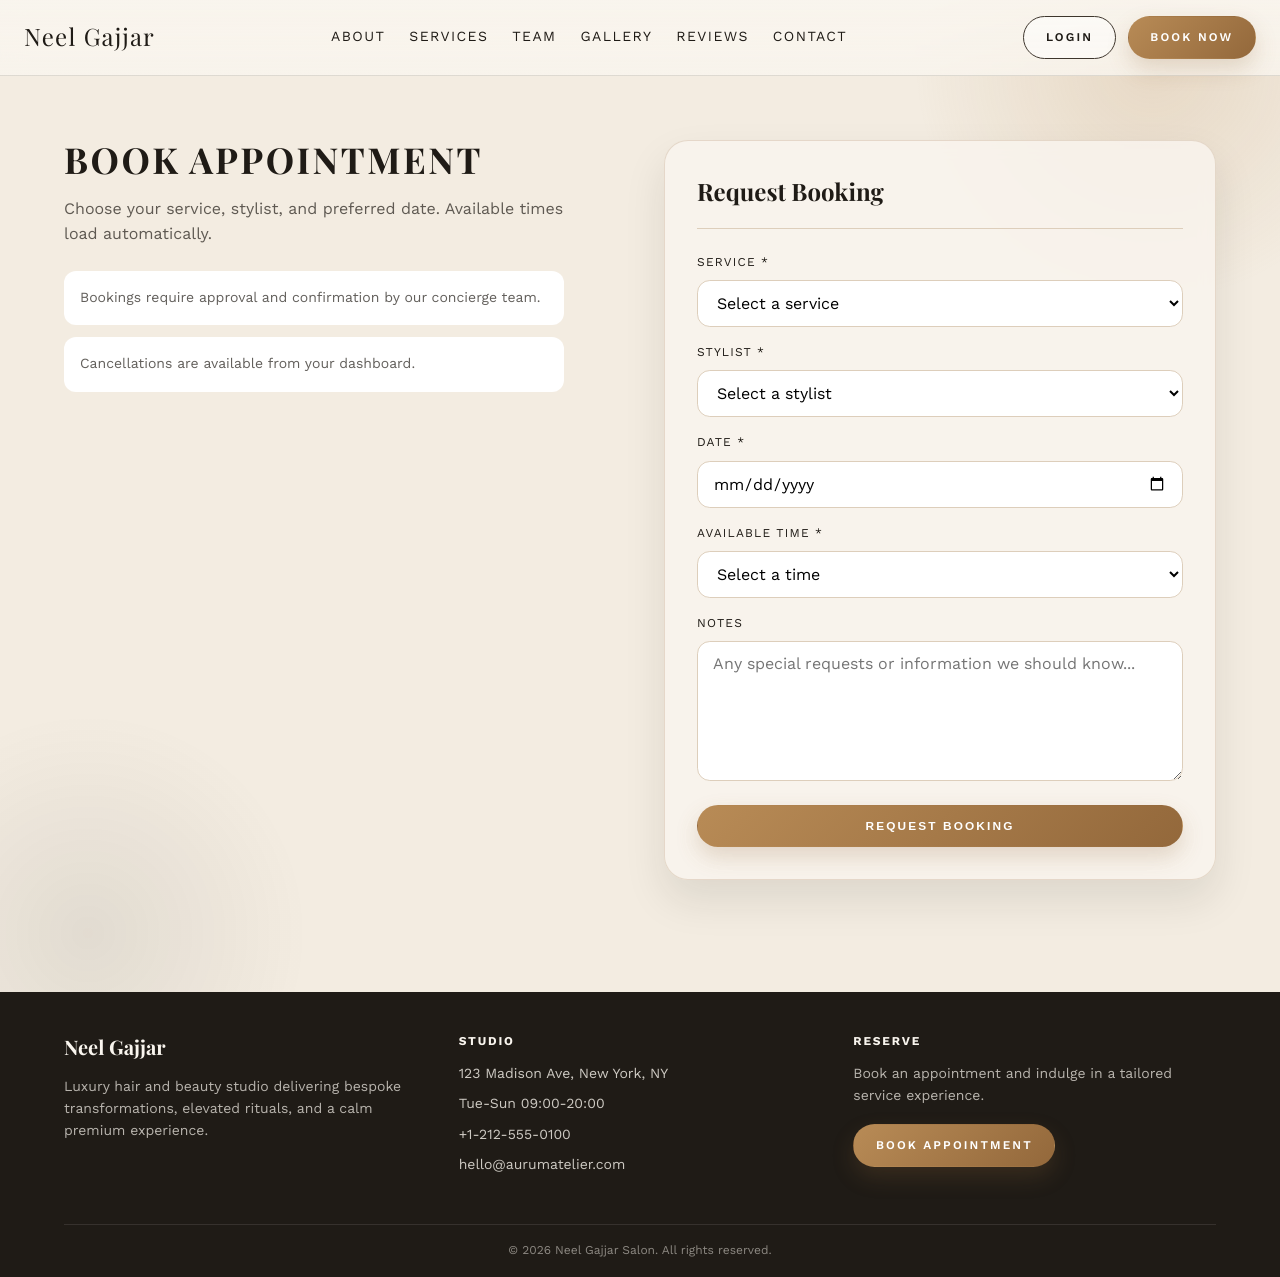
<file: book.html>
<!DOCTYPE html>
<html lang="en">
<head>
    <meta charset="UTF-8">
    <meta name="viewport" content="width=device-width, initial-scale=1.0">
    <title>Book Appointment | Neel Gajjar Salon</title>
    <meta name="description" content="Request a salon appointment at Neel Gajjar in New York. Choose a service, stylist, and available time.">
    <meta name="robots" content="noindex,nofollow">
    <link rel="canonical" href="https://aurumatelier.com/book/">
    <meta property="og:type" content="website">
    <meta property="og:title" content="Book Appointment | Neel Gajjar">
    <meta property="og:description" content="Request a salon appointment. Choose a service, stylist, and available time.">
    <meta property="og:url" content="https://aurumatelier.com/book/">
    <meta property="og:image" content="https://aurumatelier.com/static/img/og-default.svg">
    <link rel="preconnect" href="https://fonts.googleapis.com">
    <link rel="preconnect" href="https://fonts.gstatic.com" crossorigin>
    <link href="https://fonts.googleapis.com/css2?family=Playfair+Display:wght@400;600;700&family=Work+Sans:wght@300;400;500;600&display=swap" rel="stylesheet">
    <link rel="stylesheet" href="css/styles.css">
</head>
<body class="bg-sand text-ink font-sans">
    <div class="site-shell min-h-screen flex flex-col">
        <div class="site-orb site-orb-a"></div>
        <div class="site-orb site-orb-b"></div>
        
        <!-- Header -->
        <header class="site-header">
            <div class="header-inner">
                <a href="index.html" class="logo">Neel Gajjar</a>
                <nav class="nav-desktop">
                    <a href="about.html" class="nav-link">About</a>
                    <a href="services.html" class="nav-link">Services</a>
                    <a href="team.html" class="nav-link">Team</a>
                    <a href="gallery.html" class="nav-link">Gallery</a>
                    <a href="reviews.html" class="nav-link">Reviews</a>
                    <a href="contact.html" class="nav-link">Contact</a>
                </nav>
                <div class="header-actions">
                    <a href="login.html" class="btn-outline">Login</a>
                    <a href="book.html" class="btn-solid">Book Now</a>
                </div>
                <button type="button" class="mobile-menu-toggle" aria-label="Toggle navigation">
                    <span></span>
                    <span></span>
                    <span></span>
                </button>
            </div>
            <div class="mobile-menu">
                <nav class="mobile-nav">
                    <a href="about.html" class="nav-link">About</a>
                    <a href="services.html" class="nav-link">Services</a>
                    <a href="team.html" class="nav-link">Team</a>
                    <a href="gallery.html" class="nav-link">Gallery</a>
                    <a href="reviews.html" class="nav-link">Reviews</a>
                    <a href="contact.html" class="nav-link">Contact</a>
                </nav>
                <div class="mobile-auth">
                    <a href="login.html" class="btn-outline" style="text-align: center;">Login</a>
                    <a href="book.html" class="btn-solid" style="text-align: center;">Book Now</a>
                </div>
            </div>
        </header>

        <main class="flex-1">
            <!-- Booking Section -->
            <section class="section">
                <div class="container">
                    <div class="contact-grid">
                        <div class="booking-info">
                            <h1 class="page-title">Book Appointment</h1>
                            <p>Choose your service, stylist, and preferred date. Available times load automatically.</p>
                            <div class="booking-notes">
                                <div class="booking-note">Bookings require approval and confirmation by our concierge team.</div>
                                <div class="booking-note">Cancellations are available from your dashboard.</div>
                            </div>
                        </div>
                        <div class="glass-card">
                            <h3 class="font-display" style="font-size: 1.5rem; margin-bottom: 1.5rem;">Request Booking</h3>
                            <form id="booking-form">
                                <div class="form-group">
                                    <label class="form-label" for="service">Service *</label>
                                    <select id="service" name="service" class="form-select" required>
                                        <option value="">Select a service</option>
                                        <option value="signature-cut">Signature Cut & Style - $125</option>
                                        <option value="express-trim">Express Trim - $55</option>
                                        <option value="mens-cut">Men's Cut - $75</option>
                                        <option value="balayage">Balayage - $285</option>
                                        <option value="full-color">Full Color - $145</option>
                                        <option value="highlights-partial">Highlights (Partial) - $165</option>
                                        <option value="highlights-full">Highlights (Full) - $245</option>
                                        <option value="keratin">Keratin Treatment - $350</option>
                                        <option value="scalp-revitalize">Scalp Revitalize - $85</option>
                                        <option value="deep-conditioning">Deep Conditioning - $45</option>
                                        <option value="bridal-trial">Bridal Trial - $125</option>
                                        <option value="bridal-dayof">Bridal Day-Of - $250</option>
                                        <option value="special-event">Special Event - $95</option>
                                    </select>
                                </div>
                                <div class="form-group">
                                    <label class="form-label" for="staff">Stylist *</label>
                                    <select id="staff" name="staff" class="form-select" required>
                                        <option value="">Select a stylist</option>
                                        <option value="isabella">Isabella Chen - Master Colorist</option>
                                        <option value="marcus">Marcus Johnson - Precision Cuts</option>
                                        <option value="sofia">Sofia Martinez - Blonde Specialist</option>
                                        <option value="elena">Elena Rossi - Bridal & Events</option>
                                        <option value="david">David Park - Texture Expert</option>
                                        <option value="rachel">Rachel Kim - Treatment Specialist</option>
                                    </select>
                                </div>
                                <div class="form-group">
                                    <label class="form-label" for="date">Date *</label>
                                    <input type="date" id="date" name="date" class="form-input" required>
                                </div>
                                <div class="form-group">
                                    <label class="form-label" for="time">Available Time *</label>
                                    <select id="time" name="time" class="form-select" required>
                                        <option value="">Select a time</option>
                                        <option value="09:00">09:00 AM</option>
                                        <option value="09:30">09:30 AM</option>
                                        <option value="10:00">10:00 AM</option>
                                        <option value="10:30">10:30 AM</option>
                                        <option value="11:00">11:00 AM</option>
                                        <option value="11:30">11:30 AM</option>
                                        <option value="12:00">12:00 PM</option>
                                        <option value="12:30">12:30 PM</option>
                                        <option value="13:00">01:00 PM</option>
                                        <option value="13:30">01:30 PM</option>
                                        <option value="14:00">02:00 PM</option>
                                        <option value="14:30">02:30 PM</option>
                                        <option value="15:00">03:00 PM</option>
                                        <option value="15:30">03:30 PM</option>
                                        <option value="16:00">04:00 PM</option>
                                        <option value="16:30">04:30 PM</option>
                                        <option value="17:00">05:00 PM</option>
                                        <option value="17:30">05:30 PM</option>
                                        <option value="18:00">06:00 PM</option>
                                        <option value="18:30">06:30 PM</option>
                                        <option value="19:00">07:00 PM</option>
                                    </select>
                                </div>
                                <div class="form-group">
                                    <label class="form-label" for="notes">Notes</label>
                                    <textarea id="notes" name="notes" class="form-textarea" placeholder="Any special requests or information we should know..."></textarea>
                                </div>
                                <button type="submit" class="btn-solid" style="width: 100%;">Request Booking</button>
                            </form>
                        </div>
                    </div>
                </div>
            </section>
        </main>

        <!-- Footer -->
        <footer class="site-footer">
            <div class="container">
                <div class="footer-grid">
                    <div class="footer-brand">
                        <h4>Neel Gajjar</h4>
                        <p>Luxury hair and beauty studio delivering bespoke transformations, elevated rituals, and a calm premium experience.</p>
                    </div>
                    <div>
                        <h5 class="footer-heading">Studio</h5>
                        <ul class="footer-links">
                            <li>123 Madison Ave, New York, NY</li>
                            <li>Tue-Sun 09:00-20:00</li>
                            <li>+1-212-555-0100</li>
                            <li>hello@aurumatelier.com</li>
                        </ul>
                    </div>
                    <div>
                        <h5 class="footer-heading">Reserve</h5>
                        <p style="font-size: 0.875rem; color: rgba(249,245,238,0.7); margin-bottom: 1rem;">Book an appointment and indulge in a tailored service experience.</p>
                        <a href="book.html" class="btn-solid">Book Appointment</a>
                    </div>
                </div>
                <div class="footer-bottom">
                    &copy; 2026 Neel Gajjar Salon. All rights reserved.
                </div>
            </div>
        </footer>
    </div>

    <script src="js/main.js"></script>
</body>
</html>
</file>
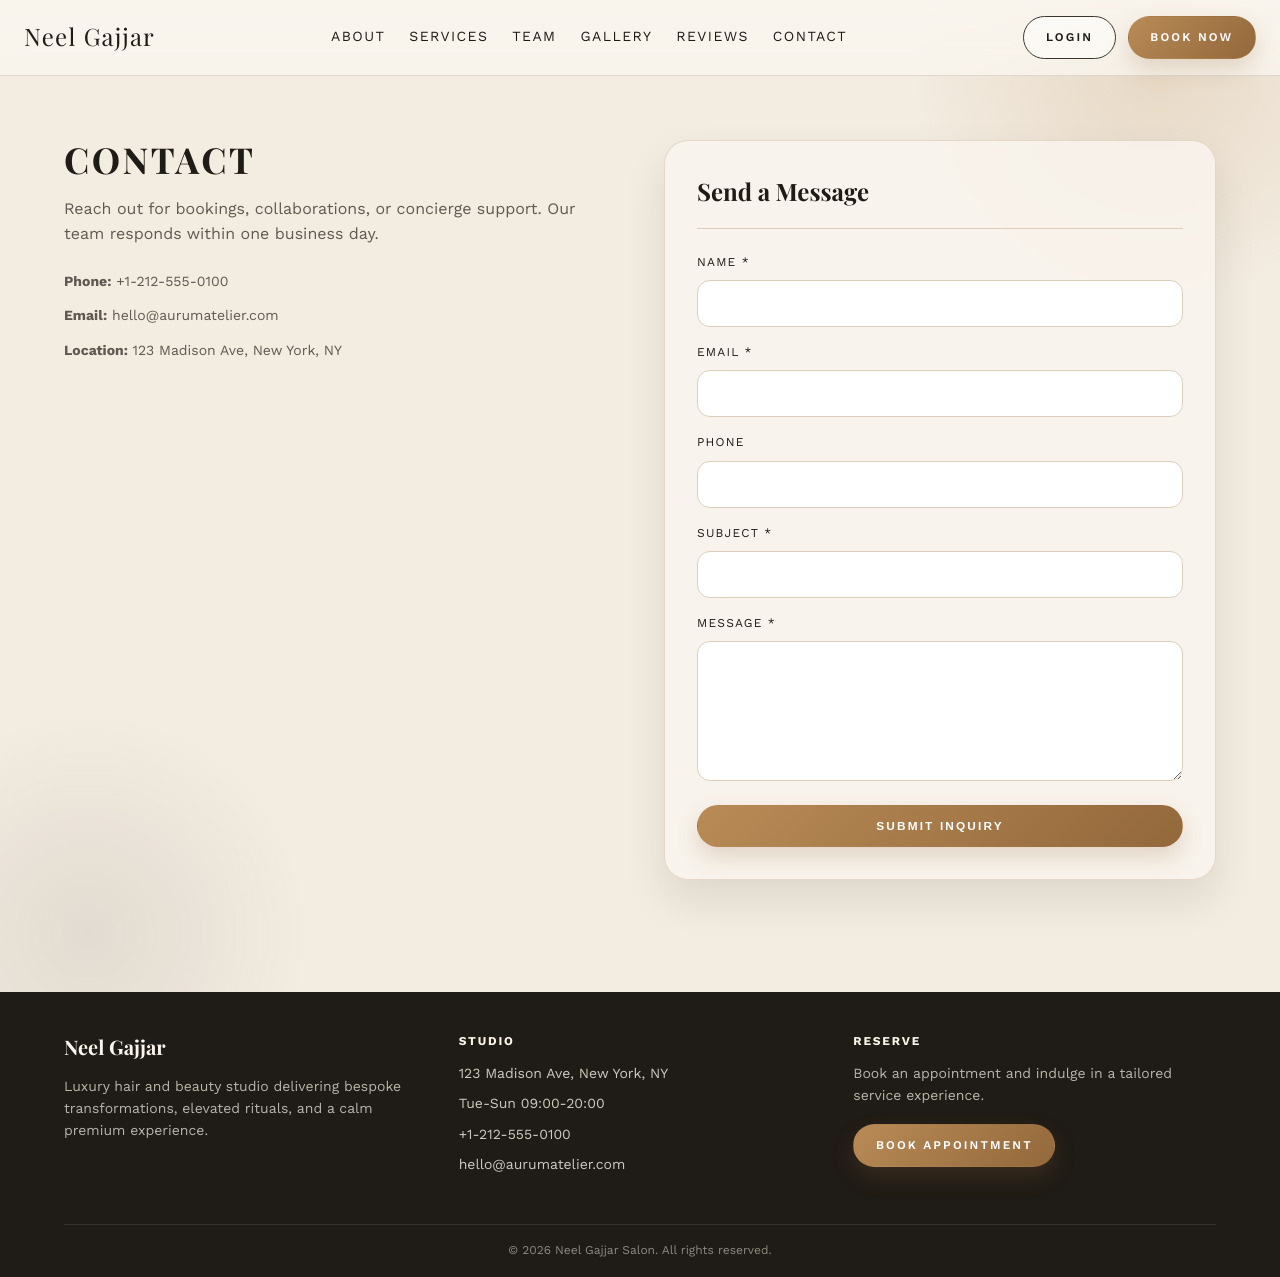
<file: contact.html>
<!DOCTYPE html>
<html lang="en">
<head>
    <meta charset="UTF-8">
    <meta name="viewport" content="width=device-width, initial-scale=1.0">
    <title>Contact | Neel Gajjar Salon in New York, NY</title>
    <meta name="description" content="Contact Neel Gajjar in New York for bookings, consultations, and concierge salon support. We respond within one business day.">
    <meta name="robots" content="index,follow">
    <link rel="canonical" href="https://aurumatelier.com/contact/">
    <meta property="og:type" content="website">
    <meta property="og:title" content="Contact | Neel Gajjar Salon">
    <meta property="og:description" content="Contact Neel Gajjar for bookings, consultations, and concierge salon support.">
    <meta property="og:url" content="https://aurumatelier.com/contact/">
    <meta property="og:image" content="https://aurumatelier.com/static/img/og-default.svg">
    <link rel="preconnect" href="https://fonts.googleapis.com">
    <link rel="preconnect" href="https://fonts.gstatic.com" crossorigin>
    <link href="https://fonts.googleapis.com/css2?family=Playfair+Display:wght@400;600;700&family=Work+Sans:wght@300;400;500;600&display=swap" rel="stylesheet">
    <link rel="stylesheet" href="css/styles.css">
</head>
<body class="bg-sand text-ink font-sans">
    <div class="site-shell min-h-screen flex flex-col">
        <div class="site-orb site-orb-a"></div>
        <div class="site-orb site-orb-b"></div>
        
        <!-- Header -->
        <header class="site-header">
            <div class="header-inner">
                <a href="index.html" class="logo">Neel Gajjar</a>
                <nav class="nav-desktop">
                    <a href="about.html" class="nav-link">About</a>
                    <a href="services.html" class="nav-link">Services</a>
                    <a href="team.html" class="nav-link">Team</a>
                    <a href="gallery.html" class="nav-link">Gallery</a>
                    <a href="reviews.html" class="nav-link">Reviews</a>
                    <a href="contact.html" class="nav-link">Contact</a>
                </nav>
                <div class="header-actions">
                    <a href="login.html" class="btn-outline">Login</a>
                    <a href="book.html" class="btn-solid">Book Now</a>
                </div>
                <button type="button" class="mobile-menu-toggle" aria-label="Toggle navigation">
                    <span></span>
                    <span></span>
                    <span></span>
                </button>
            </div>
            <div class="mobile-menu">
                <nav class="mobile-nav">
                    <a href="about.html" class="nav-link">About</a>
                    <a href="services.html" class="nav-link">Services</a>
                    <a href="team.html" class="nav-link">Team</a>
                    <a href="gallery.html" class="nav-link">Gallery</a>
                    <a href="reviews.html" class="nav-link">Reviews</a>
                    <a href="contact.html" class="nav-link">Contact</a>
                </nav>
                <div class="mobile-auth">
                    <a href="login.html" class="btn-outline" style="text-align: center;">Login</a>
                    <a href="book.html" class="btn-solid" style="text-align: center;">Book Now</a>
                </div>
            </div>
        </header>

        <main class="flex-1">
            <!-- Contact Section -->
            <section class="section">
                <div class="container">
                    <div class="contact-grid">
                        <div class="contact-info">
                            <h1 class="page-title">Contact</h1>
                            <p>Reach out for bookings, collaborations, or concierge support. Our team responds within one business day.</p>
                            <div class="contact-details">
                                <div><strong>Phone:</strong> +1-212-555-0100</div>
                                <div><strong>Email:</strong> hello@aurumatelier.com</div>
                                <div><strong>Location:</strong> 123 Madison Ave, New York, NY</div>
                            </div>
                        </div>
                        <div class="glass-card">
                            <h3 class="font-display" style="font-size: 1.5rem;">Send a Message</h3>
                            <form id="contact-form" style="margin-top: 1.5rem;">
                                <div class="form-group">
                                    <label class="form-label" for="name">Name *</label>
                                    <input type="text" id="name" name="name" class="form-input" required>
                                </div>
                                <div class="form-group">
                                    <label class="form-label" for="email">Email *</label>
                                    <input type="email" id="email" name="email" class="form-input" required>
                                </div>
                                <div class="form-group">
                                    <label class="form-label" for="phone">Phone</label>
                                    <input type="tel" id="phone" name="phone" class="form-input">
                                </div>
                                <div class="form-group">
                                    <label class="form-label" for="subject">Subject *</label>
                                    <input type="text" id="subject" name="subject" class="form-input" required>
                                </div>
                                <div class="form-group">
                                    <label class="form-label" for="message">Message *</label>
                                    <textarea id="message" name="message" class="form-textarea" required></textarea>
                                </div>
                                <button type="submit" class="btn-solid" style="width: 100%;">Submit Inquiry</button>
                            </form>
                        </div>
                    </div>
                </div>
            </section>
        </main>

        <!-- Footer -->
        <footer class="site-footer">
            <div class="container">
                <div class="footer-grid">
                    <div class="footer-brand">
                        <h4>Neel Gajjar</h4>
                        <p>Luxury hair and beauty studio delivering bespoke transformations, elevated rituals, and a calm premium experience.</p>
                    </div>
                    <div>
                        <h5 class="footer-heading">Studio</h5>
                        <ul class="footer-links">
                            <li>123 Madison Ave, New York, NY</li>
                            <li>Tue-Sun 09:00-20:00</li>
                            <li>+1-212-555-0100</li>
                            <li>hello@aurumatelier.com</li>
                        </ul>
                    </div>
                    <div>
                        <h5 class="footer-heading">Reserve</h5>
                        <p style="font-size: 0.875rem; color: rgba(249,245,238,0.7); margin-bottom: 1rem;">Book an appointment and indulge in a tailored service experience.</p>
                        <a href="book.html" class="btn-solid">Book Appointment</a>
                    </div>
                </div>
                <div class="footer-bottom">
                    &copy; 2026 Neel Gajjar Salon. All rights reserved.
                </div>
            </div>
        </footer>
    </div>

    <script src="js/main.js"></script>
</body>
</html>
</file>
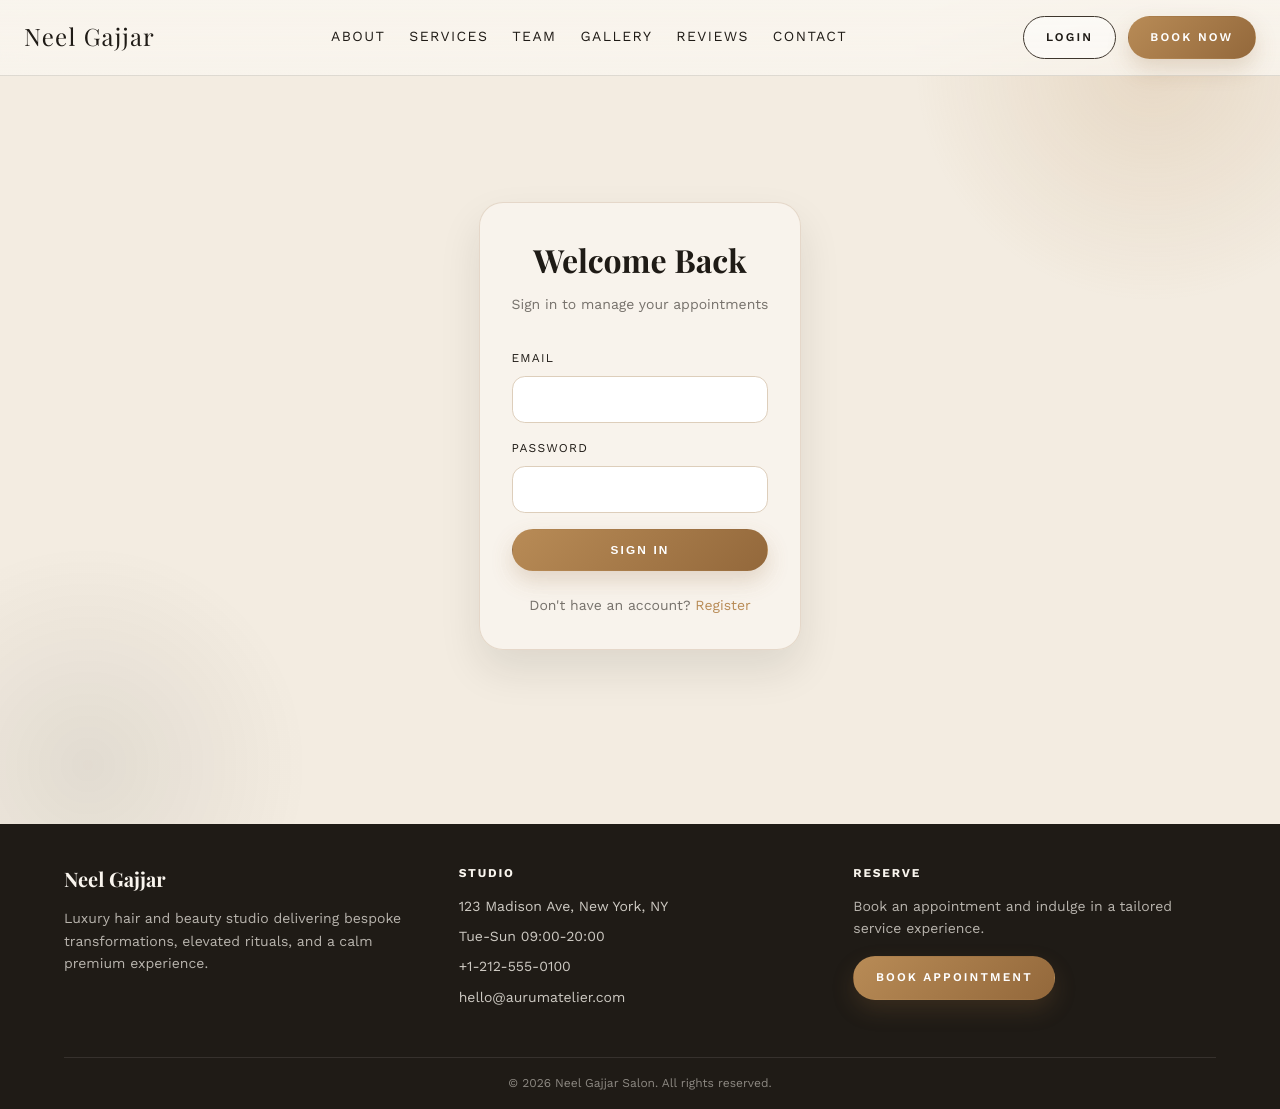
<file: login.html>
<!DOCTYPE html>
<html lang="en">
<head>
    <meta charset="UTF-8">
    <meta name="viewport" content="width=device-width, initial-scale=1.0">
    <title>Login | Neel Gajjar Salon</title>
    <meta name="robots" content="noindex,nofollow">
    <link rel="canonical" href="https://aurumatelier.com/login/">
    <link rel="preconnect" href="https://fonts.googleapis.com">
    <link rel="preconnect" href="https://fonts.gstatic.com" crossorigin>
    <link href="https://fonts.googleapis.com/css2?family=Playfair+Display:wght@400;600;700&family=Work+Sans:wght@300;400;500;600&display=swap" rel="stylesheet">
    <link rel="stylesheet" href="css/styles.css">
    <style>
        .auth-page {
            min-height: calc(100vh - 200px);
            display: flex;
            align-items: center;
            justify-content: center;
            padding: 2rem 0;
        }
        .auth-card {
            width: 100%;
            max-width: 420px;
        }
        .auth-header {
            text-align: center;
            margin-bottom: 2rem;
        }
        .auth-header h1 {
            font-family: 'Playfair Display', serif;
            font-size: 2rem;
            margin-bottom: 0.5rem;
        }
        .auth-header p {
            color: rgba(31, 27, 22, 0.6);
            font-size: 0.875rem;
        }
        .form-footer {
            text-align: center;
            margin-top: 1.5rem;
            font-size: 0.875rem;
            color: rgba(31, 27, 22, 0.6);
        }
        .form-footer a {
            color: var(--accent);
            text-decoration: none;
        }
        .form-footer a:hover {
            text-decoration: underline;
        }
    </style>
</head>
<body class="bg-sand text-ink font-sans">
    <div class="site-shell min-h-screen flex flex-col">
        <div class="site-orb site-orb-a"></div>
        <div class="site-orb site-orb-b"></div>
        
        <!-- Header -->
        <header class="site-header">
            <div class="header-inner">
                <a href="index.html" class="logo">Neel Gajjar</a>
                <nav class="nav-desktop">
                    <a href="about.html" class="nav-link">About</a>
                    <a href="services.html" class="nav-link">Services</a>
                    <a href="team.html" class="nav-link">Team</a>
                    <a href="gallery.html" class="nav-link">Gallery</a>
                    <a href="reviews.html" class="nav-link">Reviews</a>
                    <a href="contact.html" class="nav-link">Contact</a>
                </nav>
                <div class="header-actions">
                    <a href="login.html" class="btn-outline">Login</a>
                    <a href="book.html" class="btn-solid">Book Now</a>
                </div>
                <button type="button" class="mobile-menu-toggle" aria-label="Toggle navigation">
                    <span></span>
                    <span></span>
                    <span></span>
                </button>
            </div>
            <div class="mobile-menu">
                <nav class="mobile-nav">
                    <a href="about.html" class="nav-link">About</a>
                    <a href="services.html" class="nav-link">Services</a>
                    <a href="team.html" class="nav-link">Team</a>
                    <a href="gallery.html" class="nav-link">Gallery</a>
                    <a href="reviews.html" class="nav-link">Reviews</a>
                    <a href="contact.html" class="nav-link">Contact</a>
                </nav>
                <div class="mobile-auth">
                    <a href="login.html" class="btn-outline" style="text-align: center;">Login</a>
                    <a href="book.html" class="btn-solid" style="text-align: center;">Book Now</a>
                </div>
            </div>
        </header>

        <main class="flex-1">
            <!-- Login Section -->
            <section class="auth-page">
                <div class="container">
                    <div class="glass-card auth-card">
                        <div class="auth-header">
                            <h1>Welcome Back</h1>
                            <p>Sign in to manage your appointments</p>
                        </div>
                        <form id="login-form">
                            <div class="form-group">
                                <label class="form-label" for="email">Email</label>
                                <input type="email" id="email" name="email" class="form-input" required>
                            </div>
                            <div class="form-group">
                                <label class="form-label" for="password">Password</label>
                                <input type="password" id="password" name="password" class="form-input" required>
                            </div>
                            <button type="submit" class="btn-solid" style="width: 100%;">Sign In</button>
                        </form>
                        <div class="form-footer">
                            Don't have an account? <a href="register.html">Register</a>
                        </div>
                    </div>
                </div>
            </section>
        </main>

        <!-- Footer -->
        <footer class="site-footer">
            <div class="container">
                <div class="footer-grid">
                    <div class="footer-brand">
                        <h4>Neel Gajjar</h4>
                        <p>Luxury hair and beauty studio delivering bespoke transformations, elevated rituals, and a calm premium experience.</p>
                    </div>
                    <div>
                        <h5 class="footer-heading">Studio</h5>
                        <ul class="footer-links">
                            <li>123 Madison Ave, New York, NY</li>
                            <li>Tue-Sun 09:00-20:00</li>
                            <li>+1-212-555-0100</li>
                            <li>hello@aurumatelier.com</li>
                        </ul>
                    </div>
                    <div>
                        <h5 class="footer-heading">Reserve</h5>
                        <p style="font-size: 0.875rem; color: rgba(249,245,238,0.7); margin-bottom: 1rem;">Book an appointment and indulge in a tailored service experience.</p>
                        <a href="book.html" class="btn-solid">Book Appointment</a>
                    </div>
                </div>
                <div class="footer-bottom">
                    &copy; 2026 Neel Gajjar Salon. All rights reserved.
                </div>
            </div>
        </footer>
    </div>

    <script src="js/main.js"></script>
    <script>
        document.getElementById('login-form').addEventListener('submit', function(e) {
            e.preventDefault();
            alert('This is a demo site. Login functionality is disabled.');
        });
    </script>
</body>
</html>
</file>
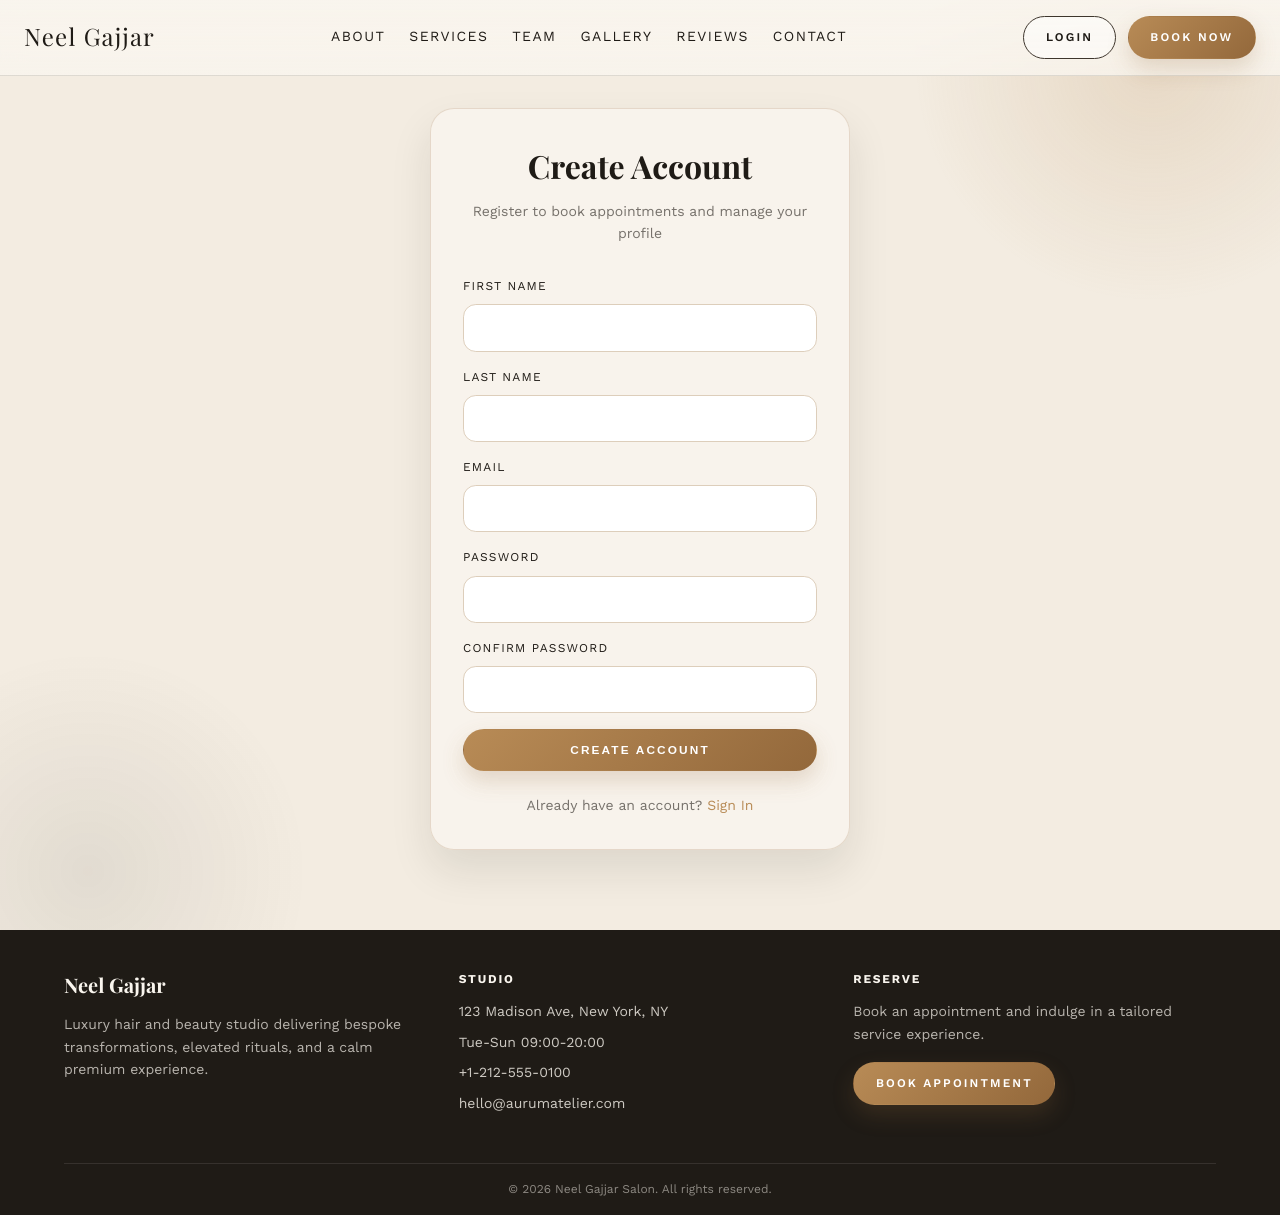
<file: register.html>
<!DOCTYPE html>
<html lang="en">
<head>
    <meta charset="UTF-8">
    <meta name="viewport" content="width=device-width, initial-scale=1.0">
    <title>Register | Neel Gajjar Salon</title>
    <meta name="robots" content="noindex,nofollow">
    <link rel="canonical" href="https://aurumatelier.com/register/">
    <link rel="preconnect" href="https://fonts.googleapis.com">
    <link rel="preconnect" href="https://fonts.gstatic.com" crossorigin>
    <link href="https://fonts.googleapis.com/css2?family=Playfair+Display:wght@400;600;700&family=Work+Sans:wght@300;400;500;600&display=swap" rel="stylesheet">
    <link rel="stylesheet" href="css/styles.css">
    <style>
        .auth-page {
            min-height: calc(100vh - 200px);
            display: flex;
            align-items: center;
            justify-content: center;
            padding: 2rem 0;
        }
        .auth-card {
            width: 100%;
            max-width: 420px;
        }
        .auth-header {
            text-align: center;
            margin-bottom: 2rem;
        }
        .auth-header h1 {
            font-family: 'Playfair Display', serif;
            font-size: 2rem;
            margin-bottom: 0.5rem;
        }
        .auth-header p {
            color: rgba(31, 27, 22, 0.6);
            font-size: 0.875rem;
        }
        .form-footer {
            text-align: center;
            margin-top: 1.5rem;
            font-size: 0.875rem;
            color: rgba(31, 27, 22, 0.6);
        }
        .form-footer a {
            color: var(--accent);
            text-decoration: none;
        }
        .form-footer a:hover {
            text-decoration: underline;
        }
    </style>
</head>
<body class="bg-sand text-ink font-sans">
    <div class="site-shell min-h-screen flex flex-col">
        <div class="site-orb site-orb-a"></div>
        <div class="site-orb site-orb-b"></div>
        
        <!-- Header -->
        <header class="site-header">
            <div class="header-inner">
                <a href="index.html" class="logo">Neel Gajjar</a>
                <nav class="nav-desktop">
                    <a href="about.html" class="nav-link">About</a>
                    <a href="services.html" class="nav-link">Services</a>
                    <a href="team.html" class="nav-link">Team</a>
                    <a href="gallery.html" class="nav-link">Gallery</a>
                    <a href="reviews.html" class="nav-link">Reviews</a>
                    <a href="contact.html" class="nav-link">Contact</a>
                </nav>
                <div class="header-actions">
                    <a href="login.html" class="btn-outline">Login</a>
                    <a href="book.html" class="btn-solid">Book Now</a>
                </div>
                <button type="button" class="mobile-menu-toggle" aria-label="Toggle navigation">
                    <span></span>
                    <span></span>
                    <span></span>
                </button>
            </div>
            <div class="mobile-menu">
                <nav class="mobile-nav">
                    <a href="about.html" class="nav-link">About</a>
                    <a href="services.html" class="nav-link">Services</a>
                    <a href="team.html" class="nav-link">Team</a>
                    <a href="gallery.html" class="nav-link">Gallery</a>
                    <a href="reviews.html" class="nav-link">Reviews</a>
                    <a href="contact.html" class="nav-link">Contact</a>
                </nav>
                <div class="mobile-auth">
                    <a href="login.html" class="btn-outline" style="text-align: center;">Login</a>
                    <a href="book.html" class="btn-solid" style="text-align: center;">Book Now</a>
                </div>
            </div>
        </header>

        <main class="flex-1">
            <!-- Register Section -->
            <section class="auth-page">
                <div class="container">
                    <div class="glass-card auth-card">
                        <div class="auth-header">
                            <h1>Create Account</h1>
                            <p>Register to book appointments and manage your profile</p>
                        </div>
                        <form id="register-form">
                            <div class="form-group">
                                <label class="form-label" for="first-name">First Name</label>
                                <input type="text" id="first-name" name="first-name" class="form-input" required>
                            </div>
                            <div class="form-group">
                                <label class="form-label" for="last-name">Last Name</label>
                                <input type="text" id="last-name" name="last-name" class="form-input" required>
                            </div>
                            <div class="form-group">
                                <label class="form-label" for="email">Email</label>
                                <input type="email" id="email" name="email" class="form-input" required>
                            </div>
                            <div class="form-group">
                                <label class="form-label" for="password">Password</label>
                                <input type="password" id="password" name="password" class="form-input" required>
                            </div>
                            <div class="form-group">
                                <label class="form-label" for="confirm-password">Confirm Password</label>
                                <input type="password" id="confirm-password" name="confirm-password" class="form-input" required>
                            </div>
                            <button type="submit" class="btn-solid" style="width: 100%;">Create Account</button>
                        </form>
                        <div class="form-footer">
                            Already have an account? <a href="login.html">Sign In</a>
                        </div>
                    </div>
                </div>
            </section>
        </main>

        <!-- Footer -->
        <footer class="site-footer">
            <div class="container">
                <div class="footer-grid">
                    <div class="footer-brand">
                        <h4>Neel Gajjar</h4>
                        <p>Luxury hair and beauty studio delivering bespoke transformations, elevated rituals, and a calm premium experience.</p>
                    </div>
                    <div>
                        <h5 class="footer-heading">Studio</h5>
                        <ul class="footer-links">
                            <li>123 Madison Ave, New York, NY</li>
                            <li>Tue-Sun 09:00-20:00</li>
                            <li>+1-212-555-0100</li>
                            <li>hello@aurumatelier.com</li>
                        </ul>
                    </div>
                    <div>
                        <h5 class="footer-heading">Reserve</h5>
                        <p style="font-size: 0.875rem; color: rgba(249,245,238,0.7); margin-bottom: 1rem;">Book an appointment and indulge in a tailored service experience.</p>
                        <a href="book.html" class="btn-solid">Book Appointment</a>
                    </div>
                </div>
                <div class="footer-bottom">
                    &copy; 2026 Neel Gajjar Salon. All rights reserved.
                </div>
            </div>
        </footer>
    </div>

    <script src="js/main.js"></script>
    <script>
        document.getElementById('register-form').addEventListener('submit', function(e) {
            e.preventDefault();
            alert('This is a demo site. Registration functionality is disabled.');
        });
    </script>
</body>
</html>
</file>
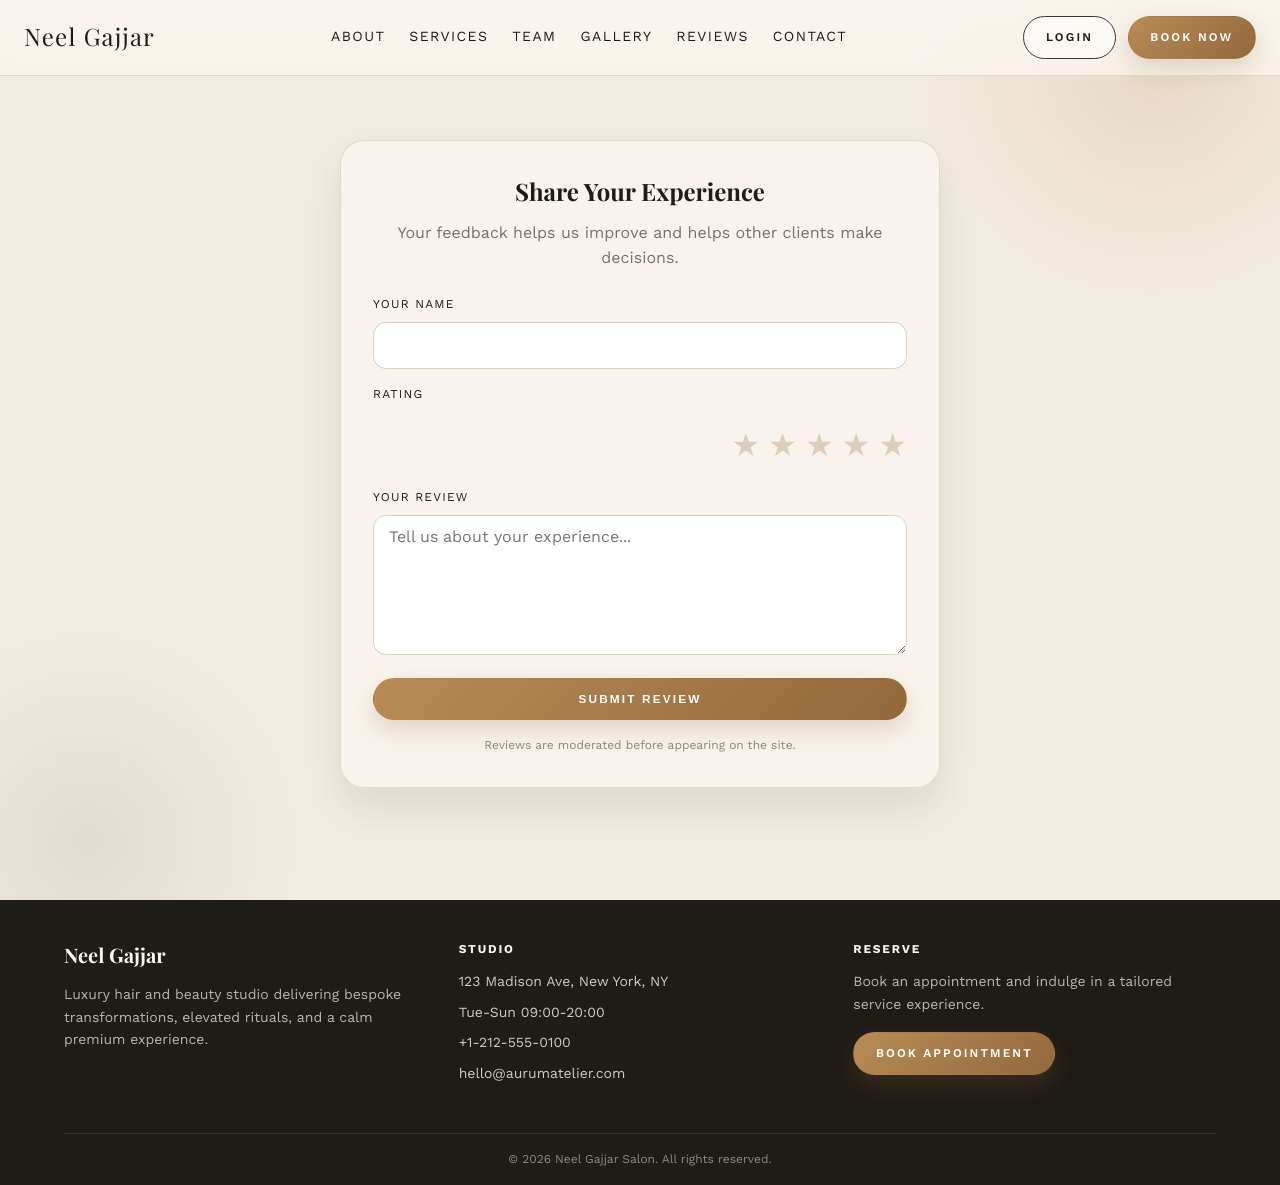
<file: review-form.html>
<!DOCTYPE html>
<html lang="en">
<head>
    <meta charset="UTF-8">
    <meta name="viewport" content="width=device-width, initial-scale=1.0">
    <title>Leave a Review | Neel Gajjar Salon</title>
    <meta name="robots" content="noindex,nofollow">
    <link rel="canonical" href="https://aurumatelier.com/reviews/new/">
    <link rel="preconnect" href="https://fonts.googleapis.com">
    <link rel="preconnect" href="https://fonts.gstatic.com" crossorigin>
    <link href="https://fonts.googleapis.com/css2?family=Playfair+Display:wght@400;600;700&family=Work+Sans:wght@300;400;500;600&display=swap" rel="stylesheet">
    <link rel="stylesheet" href="css/styles.css">
    <style>
        .review-form-section {
            padding: 4rem 0;
        }
        .rating-stars {
            display: flex;
            gap: 0.5rem;
            margin: 1rem 0;
        }
        .rating-stars input {
            display: none;
        }
        .rating-stars label {
            font-size: 2rem;
            color: var(--sand-dark);
            cursor: pointer;
            transition: color 0.2s;
        }
        .rating-stars label:hover,
        .rating-stars label:hover ~ label,
        .rating-stars input:checked ~ label {
            color: var(--accent);
        }
        .rating-stars {
            direction: rtl;
        }
        .rating-stars label {
            direction: ltr;
        }
    </style>
</head>
<body class="bg-sand text-ink font-sans">
    <div class="site-shell min-h-screen flex flex-col">
        <div class="site-orb site-orb-a"></div>
        <div class="site-orb site-orb-b"></div>
        
        <!-- Header -->
        <header class="site-header">
            <div class="header-inner">
                <a href="index.html" class="logo">Neel Gajjar</a>
                <nav class="nav-desktop">
                    <a href="about.html" class="nav-link">About</a>
                    <a href="services.html" class="nav-link">Services</a>
                    <a href="team.html" class="nav-link">Team</a>
                    <a href="gallery.html" class="nav-link">Gallery</a>
                    <a href="reviews.html" class="nav-link">Reviews</a>
                    <a href="contact.html" class="nav-link">Contact</a>
                </nav>
                <div class="header-actions">
                    <a href="login.html" class="btn-outline">Login</a>
                    <a href="book.html" class="btn-solid">Book Now</a>
                </div>
                <button type="button" class="mobile-menu-toggle" aria-label="Toggle navigation">
                    <span></span>
                    <span></span>
                    <span></span>
                </button>
            </div>
            <div class="mobile-menu">
                <nav class="mobile-nav">
                    <a href="about.html" class="nav-link">About</a>
                    <a href="services.html" class="nav-link">Services</a>
                    <a href="team.html" class="nav-link">Team</a>
                    <a href="gallery.html" class="nav-link">Gallery</a>
                    <a href="reviews.html" class="nav-link">Reviews</a>
                    <a href="contact.html" class="nav-link">Contact</a>
                </nav>
                <div class="mobile-auth">
                    <a href="login.html" class="btn-outline" style="text-align: center;">Login</a>
                    <a href="book.html" class="btn-solid" style="text-align: center;">Book Now</a>
                </div>
            </div>
        </header>

        <main class="flex-1">
            <!-- Review Form Section -->
            <section class="review-form-section">
                <div class="container">
                    <div style="max-width: 600px; margin: 0 auto;">
                        <div class="glass-card">
                            <h2 class="font-display" style="font-size: 1.5rem; text-align: center;">Share Your Experience</h2>
                            <p style="text-align: center; color: rgba(31, 27, 22, 0.6); margin-top: 0.5rem; margin-bottom: 1.5rem;">Your feedback helps us improve and helps other clients make decisions.</p>
                            
                            <form id="review-form">
                                <div class="form-group">
                                    <label class="form-label" for="name">Your Name</label>
                                    <input type="text" id="name" name="name" class="form-input" required>
                                </div>
                                <div class="form-group">
                                    <label class="form-label">Rating</label>
                                    <div class="rating-stars">
                                        <input type="radio" id="star5" name="rating" value="5" required>
                                        <label for="star5" title="5 stars">&#9733;</label>
                                        <input type="radio" id="star4" name="rating" value="4">
                                        <label for="star4" title="4 stars">&#9733;</label>
                                        <input type="radio" id="star3" name="rating" value="3">
                                        <label for="star3" title="3 stars">&#9733;</label>
                                        <input type="radio" id="star2" name="rating" value="2">
                                        <label for="star2" title="2 stars">&#9733;</label>
                                        <input type="radio" id="star1" name="rating" value="1">
                                        <label for="star1" title="1 star">&#9733;</label>
                                    </div>
                                </div>
                                <div class="form-group">
                                    <label class="form-label" for="comment">Your Review</label>
                                    <textarea id="comment" name="comment" class="form-textarea" placeholder="Tell us about your experience..." required></textarea>
                                </div>
                                <button type="submit" class="btn-solid" style="width: 100%;">Submit Review</button>
                            </form>
                            <p style="text-align: center; font-size: 0.75rem; color: rgba(31, 27, 22, 0.5); margin-top: 1rem;">Reviews are moderated before appearing on the site.</p>
                        </div>
                    </div>
                </div>
            </section>
        </main>

        <!-- Footer -->
        <footer class="site-footer">
            <div class="container">
                <div class="footer-grid">
                    <div class="footer-brand">
                        <h4>Neel Gajjar</h4>
                        <p>Luxury hair and beauty studio delivering bespoke transformations, elevated rituals, and a calm premium experience.</p>
                    </div>
                    <div>
                        <h5 class="footer-heading">Studio</h5>
                        <ul class="footer-links">
                            <li>123 Madison Ave, New York, NY</li>
                            <li>Tue-Sun 09:00-20:00</li>
                            <li>+1-212-555-0100</li>
                            <li>hello@aurumatelier.com</li>
                        </ul>
                    </div>
                    <div>
                        <h5 class="footer-heading">Reserve</h5>
                        <p style="font-size: 0.875rem; color: rgba(249,245,238,0.7); margin-bottom: 1rem;">Book an appointment and indulge in a tailored service experience.</p>
                        <a href="book.html" class="btn-solid">Book Appointment</a>
                    </div>
                </div>
                <div class="footer-bottom">
                    &copy; 2026 Neel Gajjar Salon. All rights reserved.
                </div>
            </div>
        </footer>
    </div>

    <script src="js/main.js"></script>
</body>
</html>
</file>
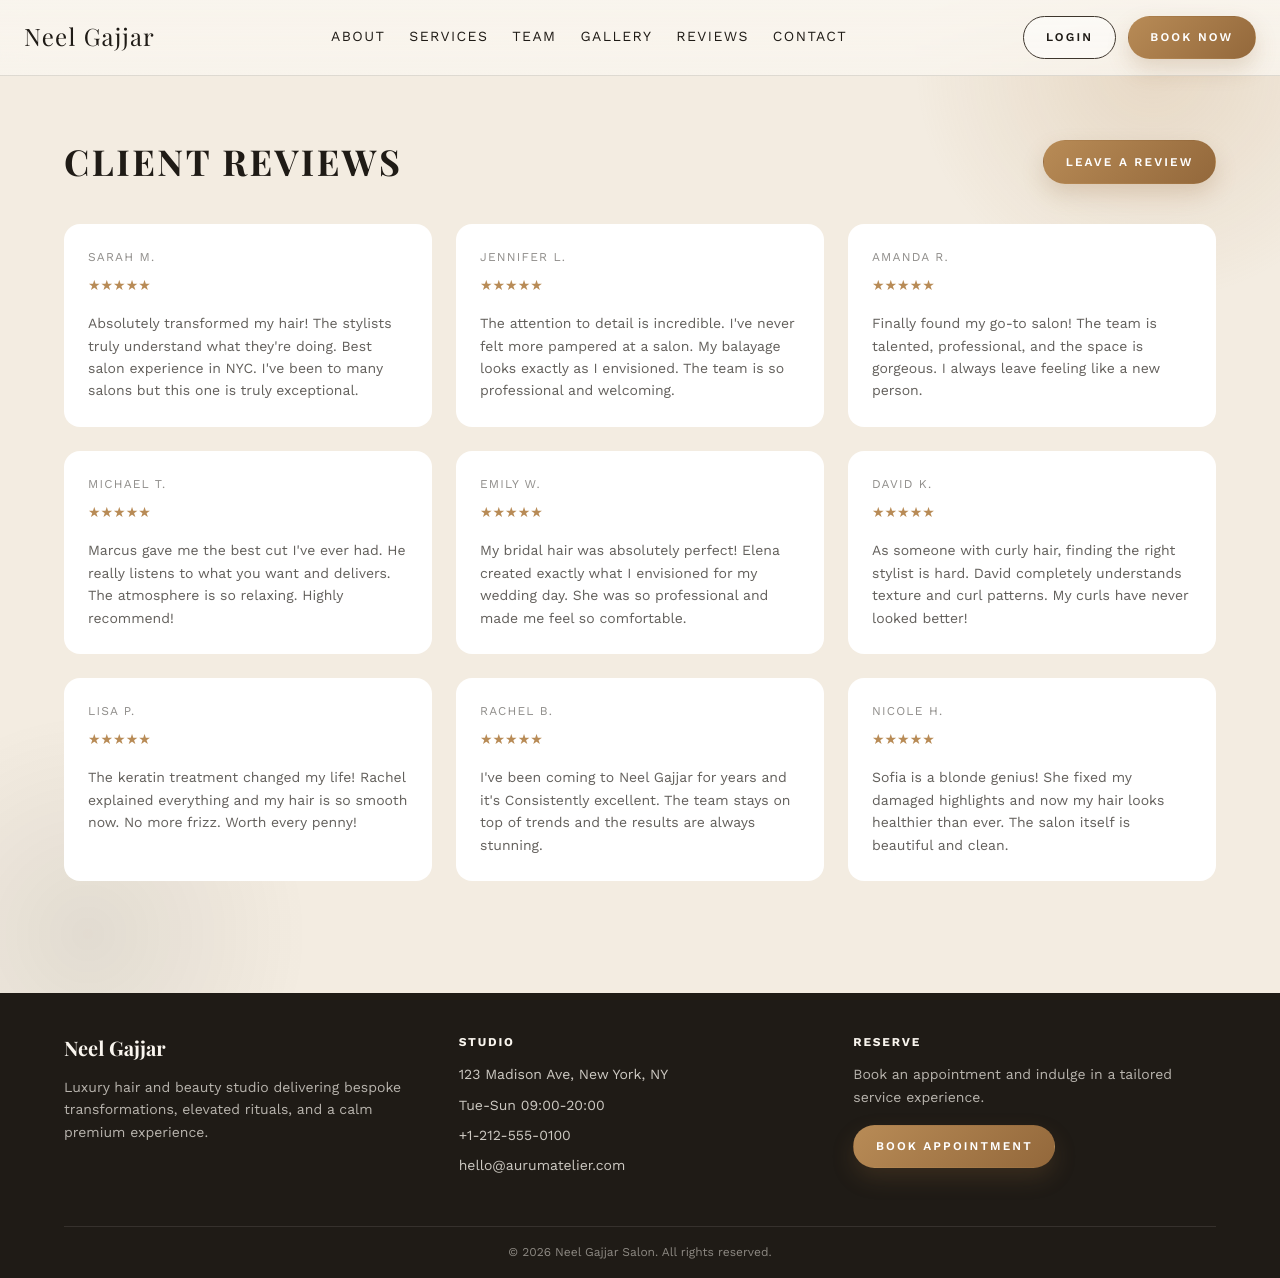
<file: reviews.html>
<!DOCTYPE html>
<html lang="en">
<head>
    <meta charset="UTF-8">
    <meta name="viewport" content="width=device-width, initial-scale=1.0">
    <title>Salon Reviews | Neel Gajjar in New York, NY</title>
    <meta name="description" content="Read client reviews for Neel Gajjar in New York. Discover guest experiences and trusted stylist results.">
    <meta name="robots" content="index,follow">
    <link rel="canonical" href="https://aurumatelier.com/reviews/">
    <meta property="og:type" content="website">
    <meta property="og:title" content="Salon Reviews | Neel Gajjar">
    <meta property="og:description" content="Read client reviews for Neel Gajjar in New York.">
    <meta property="og:url" content="https://aurumatelier.com/reviews/">
    <meta property="og:image" content="https://aurumatelier.com/static/img/og-default.svg">
    <link rel="preconnect" href="https://fonts.googleapis.com">
    <link rel="preconnect" href="https://fonts.gstatic.com" crossorigin>
    <link href="https://fonts.googleapis.com/css2?family=Playfair+Display:wght@400;600;700&family=Work+Sans:wght@300;400;500;600&display=swap" rel="stylesheet">
    <link rel="stylesheet" href="css/styles.css">
</head>
<body class="bg-sand text-ink font-sans">
    <div class="site-shell min-h-screen flex flex-col">
        <div class="site-orb site-orb-a"></div>
        <div class="site-orb site-orb-b"></div>
        
        <!-- Header -->
        <header class="site-header">
            <div class="header-inner">
                <a href="index.html" class="logo">Neel Gajjar</a>
                <nav class="nav-desktop">
                    <a href="about.html" class="nav-link">About</a>
                    <a href="services.html" class="nav-link">Services</a>
                    <a href="team.html" class="nav-link">Team</a>
                    <a href="gallery.html" class="nav-link">Gallery</a>
                    <a href="reviews.html" class="nav-link">Reviews</a>
                    <a href="contact.html" class="nav-link">Contact</a>
                </nav>
                <div class="header-actions">
                    <a href="login.html" class="btn-outline">Login</a>
                    <a href="book.html" class="btn-solid">Book Now</a>
                </div>
                <button type="button" class="mobile-menu-toggle" aria-label="Toggle navigation">
                    <span></span>
                    <span></span>
                    <span></span>
                </button>
            </div>
            <div class="mobile-menu">
                <nav class="mobile-nav">
                    <a href="about.html" class="nav-link">About</a>
                    <a href="services.html" class="nav-link">Services</a>
                    <a href="team.html" class="nav-link">Team</a>
                    <a href="gallery.html" class="nav-link">Gallery</a>
                    <a href="reviews.html" class="nav-link">Reviews</a>
                    <a href="contact.html" class="nav-link">Contact</a>
                </nav>
                <div class="mobile-auth">
                    <a href="login.html" class="btn-outline" style="text-align: center;">Login</a>
                    <a href="book.html" class="btn-solid" style="text-align: center;">Book Now</a>
                </div>
            </div>
        </header>

        <main class="flex-1">
            <!-- Reviews Section -->
            <section class="section">
                <div class="container">
                    <div class="section-header">
                        <h1 class="section-title">Client Reviews</h1>
                        <a href="review-form.html" class="btn-solid">Leave a Review</a>
                    </div>
                    
                    <div class="cards-grid">
                        <div class="review-card">
                            <div class="review-author">Sarah M.</div>
                            <div class="review-rating">★★★★★</div>
                            <p class="review-text">Absolutely transformed my hair! The stylists truly understand what they're doing. Best salon experience in NYC. I've been to many salons but this one is truly exceptional.</p>
                        </div>
                        <div class="review-card">
                            <div class="review-author">Jennifer L.</div>
                            <div class="review-rating">★★★★★</div>
                            <p class="review-text">The attention to detail is incredible. I've never felt more pampered at a salon. My balayage looks exactly as I envisioned. The team is so professional and welcoming.</p>
                        </div>
                        <div class="review-card">
                            <div class="review-author">Amanda R.</div>
                            <div class="review-rating">★★★★★</div>
                            <p class="review-text">Finally found my go-to salon! The team is talented, professional, and the space is gorgeous. I always leave feeling like a new person.</p>
                        </div>
                        <div class="review-card">
                            <div class="review-author">Michael T.</div>
                            <div class="review-rating">★★★★★</div>
                            <p class="review-text">Marcus gave me the best cut I've ever had. He really listens to what you want and delivers. The atmosphere is so relaxing. Highly recommend!</p>
                        </div>
                        <div class="review-card">
                            <div class="review-author">Emily W.</div>
                            <div class="review-rating">★★★★★</div>
                            <p class="review-text">My bridal hair was absolutely perfect! Elena created exactly what I envisioned for my wedding day. She was so professional and made me feel so comfortable.</p>
                        </div>
                        <div class="review-card">
                            <div class="review-author">David K.</div>
                            <div class="review-rating">★★★★★</div>
                            <p class="review-text">As someone with curly hair, finding the right stylist is hard. David completely understands texture and curl patterns. My curls have never looked better!</p>
                        </div>
                        <div class="review-card">
                            <div class="review-author">Lisa P.</div>
                            <div class="review-rating">★★★★★</div>
                            <p class="review-text">The keratin treatment changed my life! Rachel explained everything and my hair is so smooth now. No more frizz. Worth every penny!</p>
                        </div>
                        <div class="review-card">
                            <div class="review-author">Rachel B.</div>
                            <div class="review-rating">★★★★★</div>
                            <p class="review-text">I've been coming to Neel Gajjar for years and it's Consistently excellent. The team stays on top of trends and the results are always stunning.</p>
                        </div>
                        <div class="review-card">
                            <div class="review-author">Nicole H.</div>
                            <div class="review-rating">★★★★★</div>
                            <p class="review-text">Sofia is a blonde genius! She fixed my damaged highlights and now my hair looks healthier than ever. The salon itself is beautiful and clean.</p>
                        </div>
                    </div>
                </div>
            </section>
        </main>

        <!-- Footer -->
        <footer class="site-footer">
            <div class="container">
                <div class="footer-grid">
                    <div class="footer-brand">
                        <h4>Neel Gajjar</h4>
                        <p>Luxury hair and beauty studio delivering bespoke transformations, elevated rituals, and a calm premium experience.</p>
                    </div>
                    <div>
                        <h5 class="footer-heading">Studio</h5>
                        <ul class="footer-links">
                            <li>123 Madison Ave, New York, NY</li>
                            <li>Tue-Sun 09:00-20:00</li>
                            <li>+1-212-555-0100</li>
                            <li>hello@aurumatelier.com</li>
                        </ul>
                    </div>
                    <div>
                        <h5 class="footer-heading">Reserve</h5>
                        <p style="font-size: 0.875rem; color: rgba(249,245,238,0.7); margin-bottom: 1rem;">Book an appointment and indulge in a tailored service experience.</p>
                        <a href="book.html" class="btn-solid">Book Appointment</a>
                    </div>
                </div>
                <div class="footer-bottom">
                    &copy; 2026 Neel Gajjar Salon. All rights reserved.
                </div>
            </div>
        </footer>
    </div>

    <script src="js/main.js"></script>
</body>
</html>
</file>
<file: css/styles.css>
/* Neel Gajjar - Static Demo Site Styles */

:root {
    --ink: #1f1b16;
    --ink-soft: #3e362d;
    --cream: #f9f5ee;
    --sand: #f3ece1;
    --sand-dark: #ddcebb;
    --accent: #b88b56;
    --accent-deep: #93683b;
    --line: rgba(31, 27, 22, 0.12);
}

* {
    margin: 0;
    padding: 0;
    box-sizing: border-box;
}

html {
    scroll-behavior: smooth;
}

body {
    font-family: 'Work Sans', sans-serif;
    color: var(--ink);
    background-color: var(--sand);
    text-rendering: geometricPrecision;
    line-height: 1.6;
}

.font-display {
    font-family: 'Playfair Display', serif;
}

/* Site Shell & Orbs */
.site-shell {
    position: relative;
    overflow: clip;
    min-height: 100vh;
    display: flex;
    flex-direction: column;
}

.site-orb {
    position: absolute;
    border-radius: 9999px;
    pointer-events: none;
    filter: blur(0.5px);
    z-index: -1;
}

.site-orb-a {
    width: 30rem;
    height: 30rem;
    top: -11rem;
    right: -7rem;
    background: radial-gradient(circle, rgba(184, 139, 86, 0.2), transparent 70%);
}

.site-orb-b {
    width: 27rem;
    height: 27rem;
    bottom: 8rem;
    left: -8rem;
    background: radial-gradient(circle, rgba(31, 27, 22, 0.08), transparent 72%);
}

/* Header */
.site-header {
    position: sticky;
    top: 0;
    z-index: 40;
    backdrop-filter: blur(12px);
    background: linear-gradient(180deg, rgba(249, 245, 238, 0.92), rgba(249, 245, 238, 0.82));
    border-bottom: 1px solid var(--line);
}

.container {
    max-width: 1200px;
    margin: 0 auto;
    padding: 0 1.5rem;
}

.header-inner {
    display: flex;
    align-items: center;
    justify-content: space-between;
    gap: 1rem;
    padding: 1rem 1.5rem;
}

.logo {
    font-size: 1.5rem;
    font-family: 'Playfair Display', serif;
    letter-spacing: 0.05em;
    color: var(--ink);
    text-decoration: none;
}

.nav-desktop {
    display: flex;
    align-items: center;
    gap: 1.5rem;
}

.nav-link {
    position: relative;
    font-size: 0.875rem;
    text-transform: uppercase;
    letter-spacing: 0.1em;
    color: var(--ink);
    text-decoration: none;
    transition: color 0.2s;
}

.nav-link::after {
    content: '';
    position: absolute;
    left: 0;
    bottom: -6px;
    height: 1px;
    width: 0;
    background-color: var(--accent);
    transition: width 0.25s ease;
}

.nav-link:hover::after {
    width: 100%;
}

.nav-link:hover {
    color: var(--accent-deep);
}

.header-actions {
    display: flex;
    align-items: center;
    gap: 0.75rem;
}

.mobile-menu-toggle {
    display: none;
    width: 2.75rem;
    height: 2.75rem;
    border-radius: 9999px;
    border: 1px solid var(--line);
    background-color: rgba(255, 255, 255, 0.65);
    cursor: pointer;
    flex-direction: column;
    align-items: center;
    justify-content: center;
    gap: 0.28rem;
}

.mobile-menu-toggle span {
    display: block;
    width: 1.2rem;
    height: 2px;
    background-color: var(--ink);
    border-radius: 9999px;
    transition: transform 0.3s, opacity 0.3s;
}

.mobile-menu-toggle.active span:nth-child(1) {
    transform: rotate(45deg) translate(5px, 5px);
}

.mobile-menu-toggle.active span:nth-child(2) {
    opacity: 0;
}

.mobile-menu-toggle.active span:nth-child(3) {
    transform: rotate(-45deg) translate(5px, -5px);
}

/* Mobile Menu */
.mobile-menu {
    display: none;
    border-top: 1px solid var(--line);
    background-color: rgba(249, 245, 238, 0.95);
    padding: 1rem 1.5rem 1.5rem;
}

.mobile-menu.active {
    display: block;
}

.mobile-nav {
    display: grid;
    grid-template-columns: repeat(2, 1fr);
    gap: 1rem;
    font-size: 0.8rem;
    text-transform: uppercase;
    letter-spacing: 0.12em;
}

.mobile-nav .nav-link {
    display: block;
    padding: 0.5rem 0;
}

.mobile-auth {
    display: grid;
    gap: 0.75rem;
    margin-top: 1rem;
}

/* Main Content */
main {
    flex: 1;
}

/* Buttons */
.btn-solid,
.btn-outline {
    display: inline-flex;
    align-items: center;
    justify-content: center;
    min-height: 2.6rem;
    border-radius: 9999px;
    padding: 0.7rem 1.35rem;
    font-size: 0.74rem;
    letter-spacing: 0.18em;
    text-transform: uppercase;
    font-weight: 600;
    text-decoration: none;
    transition: transform 0.22s ease, box-shadow 0.22s ease, background-color 0.22s ease, color 0.22s ease, border-color 0.22s ease;
    cursor: pointer;
    border: none;
}

.btn-solid {
    background: linear-gradient(135deg, var(--accent), var(--accent-deep));
    color: #fff;
    border: 1px solid transparent;
    box-shadow: 0 10px 22px rgba(147, 104, 59, 0.22);
}

.btn-solid:hover {
    transform: translateY(-2px);
    box-shadow: 0 15px 30px rgba(147, 104, 59, 0.28);
}

.btn-outline {
    border: 1px solid var(--ink-soft);
    color: var(--ink);
    background: rgba(255, 255, 255, 0.5);
}

.btn-outline:hover {
    background-color: var(--ink);
    border-color: var(--ink);
    color: var(--cream);
    transform: translateY(-1px);
}

/* Hero Section */
.hero-gradient {
    background:
        radial-gradient(circle at 5% 0%, rgba(184, 139, 86, 0.2), transparent 42%),
        radial-gradient(circle at 95% 90%, rgba(31, 27, 22, 0.12), transparent 36%),
        linear-gradient(180deg, rgba(249, 245, 238, 0.65), rgba(249, 245, 238, 0));
    padding: 5rem 0;
}

.hero-grid {
    display: grid;
    grid-template-columns: 1fr 1fr;
    gap: 3rem;
    align-items: center;
}

.hero-badge {
    display: inline-flex;
    align-items: center;
    gap: 0.5rem;
    font-size: 0.65rem;
    text-transform: uppercase;
    letter-spacing: 0.19em;
    padding: 0.42rem 0.78rem;
    border-radius: 9999px;
    border: 1px solid rgba(184, 139, 86, 0.28);
    background-color: rgba(184, 139, 86, 0.13);
    color: var(--accent-deep);
}

.hero-title {
    font-family: 'Playfair Display', serif;
    font-size: clamp(2.5rem, 5vw, 3.75rem);
    line-height: 1.1;
    margin-top: 1.5rem;
    letter-spacing: 0.02em;
}

.hero-subtitle {
    font-size: 1.125rem;
    color: rgba(31, 27, 22, 0.7);
    margin-top: 1.5rem;
    max-width: 500px;
}

.hero-actions {
    display: flex;
    flex-wrap: wrap;
    gap: 1rem;
    margin-top: 2rem;
}

/* Glass Card */
.glass-card {
    background: rgba(249, 245, 238, 0.82);
    border: 1px solid rgba(221, 206, 187, 0.72);
    box-shadow: 0 20px 42px rgba(31, 27, 22, 0.1);
    backdrop-filter: blur(8px);
    border-radius: 1.5rem;
    padding: 2rem;
}

.glass-card h3 {
    font-family: 'Playfair Display', serif;
    font-size: 1.5rem;
    border-bottom: 1px solid var(--sand-dark);
    padding-bottom: 1rem;
}

.service-list {
    display: grid;
    gap: 1rem;
    margin-top: 1.5rem;
}

.service-item {
    display: flex;
    justify-content: space-between;
    align-items: center;
}

.service-item h4 {
    font-weight: 600;
}

.service-item .duration {
    font-size: 0.75rem;
    color: rgba(31, 27, 22, 0.6);
}

.service-item .price {
    font-weight: 600;
}

/* Section Styles */
.section {
    padding: 4rem 0;
}

.section-header {
    display: flex;
    align-items: center;
    justify-content: space-between;
    flex-wrap: wrap;
    gap: 1rem;
}

.section-title {
    font-family: 'Playfair Display', serif;
    font-size: clamp(1.7rem, 2.8vw, 2.5rem);
    line-height: 1.1;
    letter-spacing: 0.07em;
    text-transform: uppercase;
}

/* Background Variants */
.bg-cream {
    background-color: var(--cream);
}

/* Cards Grid */
.cards-grid {
    display: grid;
    grid-template-columns: repeat(auto-fill, minmax(280px, 1fr));
    gap: 1.5rem;
    margin-top: 2.5rem;
}

.card {
    background: white;
    border-radius: 1rem;
    overflow: hidden;
    transition: transform 0.24s ease, box-shadow 0.24s ease;
}

.card:hover {
    transform: translateY(-4px);
    box-shadow: 0 24px 44px rgba(31, 27, 22, 0.14);
}

.card-image {
    width: 100%;
    height: 13rem;
    object-fit: cover;
}

.card-body {
    padding: 1rem;
}

.card-title {
    font-weight: 600;
    font-size: 0.875rem;
}

.card-meta {
    font-size: 0.75rem;
    color: rgba(31, 27, 22, 0.5);
    text-transform: uppercase;
    letter-spacing: 0.1em;
    margin-top: 0.25rem;
}

.card-desc {
    font-size: 0.875rem;
    color: rgba(31, 27, 22, 0.7);
    margin-top: 0.75rem;
}

.card-footer {
    display: flex;
    justify-content: space-between;
    align-items: center;
    margin-top: 1rem;
    padding-top: 1rem;
    border-top: 1px solid var(--line);
}

.card-price {
    font-size: 1.125rem;
    font-weight: 600;
}

.card-duration {
    font-size: 0.75rem;
    text-transform: uppercase;
    letter-spacing: 0.1em;
    color: rgba(31, 27, 22, 0.6);
}

/* Staff Cards */
.staff-card {
    background: white;
    border-radius: 1rem;
    padding: 1.5rem;
    transition: transform 0.24s ease, box-shadow 0.24s ease;
}

.staff-card:hover {
    transform: translateY(-4px);
    box-shadow: 0 24px 44px rgba(31, 27, 22, 0.14);
}

.staff-photo {
    width: 100%;
    height: 11rem;
    object-fit: cover;
    border-radius: 0.75rem;
    margin-bottom: 1rem;
}

.staff-name {
    font-family: 'Playfair Display', serif;
    font-size: 1.25rem;
}

.staff-specialty {
    font-size: 0.75rem;
    text-transform: uppercase;
    letter-spacing: 0.1em;
    color: rgba(31, 27, 22, 0.5);
}

.staff-bio {
    font-size: 0.875rem;
    color: rgba(31, 27, 22, 0.7);
    margin-top: 0.75rem;
}

.staff-hours {
    font-size: 0.75rem;
    text-transform: uppercase;
    letter-spacing: 0.1em;
    color: rgba(31, 27, 22, 0.5);
    margin-top: 1rem;
}

/* Review Cards */
.review-card {
    background: white;
    border-radius: 1rem;
    padding: 1.5rem;
    transition: transform 0.24s ease, box-shadow 0.24s ease;
}

.review-card:hover {
    transform: translateY(-4px);
    box-shadow: 0 24px 44px rgba(31, 27, 22, 0.14);
}

.review-author {
    font-size: 0.75rem;
    text-transform: uppercase;
    letter-spacing: 0.1em;
    color: rgba(31, 27, 22, 0.5);
}

.review-rating {
    color: var(--accent);
    margin-top: 0.5rem;
    font-size: 0.875rem;
}

.review-text {
    font-size: 0.875rem;
    color: rgba(31, 27, 22, 0.7);
    margin-top: 1rem;
}

/* Gallery */
.gallery-grid {
    display: grid;
    grid-template-columns: repeat(auto-fill, minmax(300px, 1fr));
    gap: 1.5rem;
    margin-top: 2.5rem;
}

.gallery-item {
    border-radius: 1rem;
    overflow: hidden;
    cursor: pointer;
    transition: transform 0.24s ease;
}

.gallery-item:hover {
    transform: scale(1.02);
}

.gallery-item img {
    width: 100%;
    height: 14rem;
    object-fit: cover;
}

.gallery-caption {
    padding: 1rem;
    background: white;
}

.gallery-title {
    font-weight: 600;
    font-size: 0.875rem;
}

.gallery-meta {
    font-size: 0.75rem;
    color: rgba(31, 27, 22, 0.5);
    margin-top: 0.25rem;
}

/* Lightbox */
.lightbox {
    display: none;
    position: fixed;
    top: 0;
    left: 0;
    width: 100%;
    height: 100%;
    background: rgba(0, 0, 0, 0.9);
    z-index: 1000;
    align-items: center;
    justify-content: center;
    cursor: pointer;
}

.lightbox.active {
    display: flex;
}

.lightbox img {
    max-width: 90%;
    max-height: 90%;
    object-fit: contain;
    border-radius: 0.5rem;
}

.lightbox-close {
    position: absolute;
    top: 2rem;
    right: 2rem;
    color: white;
    font-size: 2rem;
    cursor: pointer;
    width: 3rem;
    height: 3rem;
    display: flex;
    align-items: center;
    justify-content: center;
    border-radius: 50%;
    background: rgba(255, 255, 255, 0.1);
    transition: background 0.2s;
}

.lightbox-close:hover {
    background: rgba(255, 255, 255, 0.2);
}

/* Contact Page */
.contact-grid {
    display: grid;
    grid-template-columns: 1fr 1fr;
    gap: 3rem;
}

.contact-info h1 {
    font-family: 'Playfair Display', serif;
    font-size: clamp(1.7rem, 2.8vw, 2.5rem);
    line-height: 1.1;
    letter-spacing: 0.07em;
    text-transform: uppercase;
}

.contact-info p {
    color: rgba(31, 27, 22, 0.7);
    margin-top: 1rem;
}

.contact-details {
    margin-top: 1.5rem;
    font-size: 0.875rem;
    color: rgba(31, 27, 22, 0.7);
    display: grid;
    gap: 0.75rem;
}

/* Form Styles */
.form-group {
    margin-bottom: 1rem;
}

.form-label {
    display: block;
    font-size: 0.75rem;
    text-transform: uppercase;
    letter-spacing: 0.1em;
    margin-bottom: 0.5rem;
}

.form-input,
.form-select,
.form-textarea {
    width: 100%;
    border: 1px solid var(--sand-dark);
    border-radius: 0.8rem;
    min-height: 2.95rem;
    padding: 0.72rem 0.95rem;
    background-color: #fff;
    font-family: inherit;
    font-size: 1rem;
    transition: box-shadow 0.2s ease, border-color 0.2s ease;
}

.form-input:focus,
.form-select:focus,
.form-textarea:focus {
    border-color: var(--accent);
    box-shadow: 0 0 0 3px rgba(184, 139, 86, 0.15);
    outline: none;
}

.form-textarea {
    min-height: 8.75rem;
    resize: vertical;
}

/* Booking Page */
.booking-info {
    max-width: 500px;
}

.booking-info h1 {
    font-family: 'Playfair Display', serif;
    font-size: clamp(1.7rem, 2.8vw, 2.5rem);
    line-height: 1.1;
    letter-spacing: 0.07em;
    text-transform: uppercase;
}

.booking-info p {
    color: rgba(31, 27, 22, 0.7);
    margin-top: 1rem;
}

.booking-notes {
    margin-top: 1.5rem;
}

.booking-note {
    padding: 1rem;
    background: white;
    border-radius: 0.75rem;
    font-size: 0.875rem;
    color: rgba(31, 27, 22, 0.7);
    margin-bottom: 0.75rem;
}

/* Dashboard */
.dashboard-header {
    display: flex;
    align-items: center;
    justify-content: space-between;
    flex-wrap: wrap;
    gap: 1rem;
}

.dashboard-title {
    font-family: 'Playfair Display', serif;
    font-size: clamp(1.7rem, 2.8vw, 2.5rem);
    line-height: 1.1;
    letter-spacing: 0.07em;
    text-transform: uppercase;
}

.dashboard-subtitle {
    font-size: 0.875rem;
    color: rgba(31, 27, 22, 0.6);
    margin-top: 0.25rem;
}

.dashboard-grid {
    display: grid;
    grid-template-columns: 1fr 1fr;
    gap: 2rem;
    margin-top: 2.5rem;
}

.dashboard-section h2 {
    font-family: 'Playfair Display', serif;
    font-size: 1.5rem;
}

.booking-item {
    display: flex;
    justify-content: space-between;
    align-items: center;
    padding: 1rem;
    background: white;
    border-radius: 0.75rem;
    margin-top: 1rem;
}

.booking-details .date {
    font-size: 0.75rem;
    text-transform: uppercase;
    letter-spacing: 0.1em;
    color: rgba(31, 27, 22, 0.5);
}

.booking-details .service {
    font-weight: 600;
    margin-top: 0.25rem;
}

.booking-details .status {
    font-size: 0.875rem;
    color: rgba(31, 27, 22, 0.6);
}

/* Footer */
.site-footer {
    background-color: var(--ink);
    color: var(--cream);
    margin-top: 3rem;
}

.footer-grid {
    display: grid;
    grid-template-columns: repeat(3, 1fr);
    gap: 2rem;
    padding: 2.5rem 0;
}

.footer-brand h4 {
    font-family: 'Playfair Display', serif;
    font-size: 1.25rem;
}

.footer-brand p {
    font-size: 0.875rem;
    color: rgba(249, 245, 238, 0.7);
    margin-top: 0.75rem;
}

.footer-heading {
    font-size: 0.75rem;
    text-transform: uppercase;
    letter-spacing: 0.15em;
    margin-bottom: 0.75rem;
}

.footer-links {
    list-style: none;
}

.footer-links li {
    font-size: 0.875rem;
    color: rgba(249, 245, 238, 0.8);
    margin-bottom: 0.5rem;
}

.footer-bottom {
    border-top: 1px solid rgba(249, 245, 238, 0.1);
    padding: 1rem 0;
    text-align: center;
    font-size: 0.75rem;
    color: rgba(249, 245, 238, 0.5);
}

/* Messages */
.messages {
    padding-top: 1.5rem;
}

.message {
    padding: 0.75rem 1rem;
    background: var(--cream);
    border: 1px solid var(--sand-dark);
    border-radius: 0.75rem;
    font-size: 0.875rem;
    margin-bottom: 1rem;
}

.message.success {
    background: #d4edda;
    border-color: #c3e6cb;
    color: #155724;
}

/* Badge (Category) */
.badge {
    display: inline-flex;
    align-items: center;
    gap: 0.5rem;
    font-size: 0.65rem;
    text-transform: uppercase;
    letter-spacing: 0.19em;
    padding: 0.42rem 0.78rem;
    border-radius: 9999px;
    border: 1px solid rgba(184, 139, 86, 0.28);
    background-color: rgba(184, 139, 86, 0.13);
    color: var(--accent-deep);
    text-decoration: none;
    transition: all 0.2s;
}

.badge:hover {
    background-color: var(--accent);
    color: white;
}

.badge-active {
    background-color: var(--ink);
    border-color: var(--ink);
    color: var(--cream);
}

/* Utility */
.text-ink { color: var(--ink); }
.text-cream { color: var(--cream); }
.text-accent { color: var(--accent); }
.bg-ink { background-color: var(--ink); }
.bg-cream { background-color: var(--cream); }
.bg-sand { background-color: var(--sand); }

/* Responsive */
@media (max-width: 1024px) {
    .hero-grid {
        grid-template-columns: 1fr;
    }
    
    .contact-grid {
        grid-template-columns: 1fr;
    }
    
    .dashboard-grid {
        grid-template-columns: 1fr;
    }
    
    .footer-grid {
        grid-template-columns: 1fr;
    }
}

@media (max-width: 768px) {
    .nav-desktop {
        display: none;
    }
    
    .header-actions {
        display: none;
    }
    
    .mobile-menu-toggle {
        display: flex;
    }
    
    .header-actions.mobile {
        display: flex;
        flex-direction: column;
        gap: 0.75rem;
        margin-top: 1rem;
    }
    
    .mobile-menu-toggle {
        display: flex;
    }
    
    .hero-title {
        font-size: 2rem;
    }
    
    .cards-grid,
    .gallery-grid {
        grid-template-columns: 1fr;
    }
    
    .section-header {
        flex-direction: column;
        align-items: flex-start;
    }
}

/* Page Hero */
.page-hero {
    padding: 4rem 0 2rem;
}

.page-title {
    font-family: 'Playfair Display', serif;
    font-size: clamp(1.7rem, 2.8vw, 2.5rem);
    line-height: 1.1;
    letter-spacing: 0.07em;
    text-transform: uppercase;
}

.page-subtitle {
    color: rgba(31, 27, 22, 0.7);
    margin-top: 0.5rem;
    max-width: 600px;
}

/* Categories Filter */
.categories-filter {
    display: flex;
    flex-wrap: wrap;
    gap: 0.75rem;
    margin-top: 1.5rem;
}

/* Empty State */
.empty-state {
    padding: 2rem;
    text-align: center;
    color: rgba(31, 27, 22, 0.6);
    font-size: 0.875rem;
}
</file>
